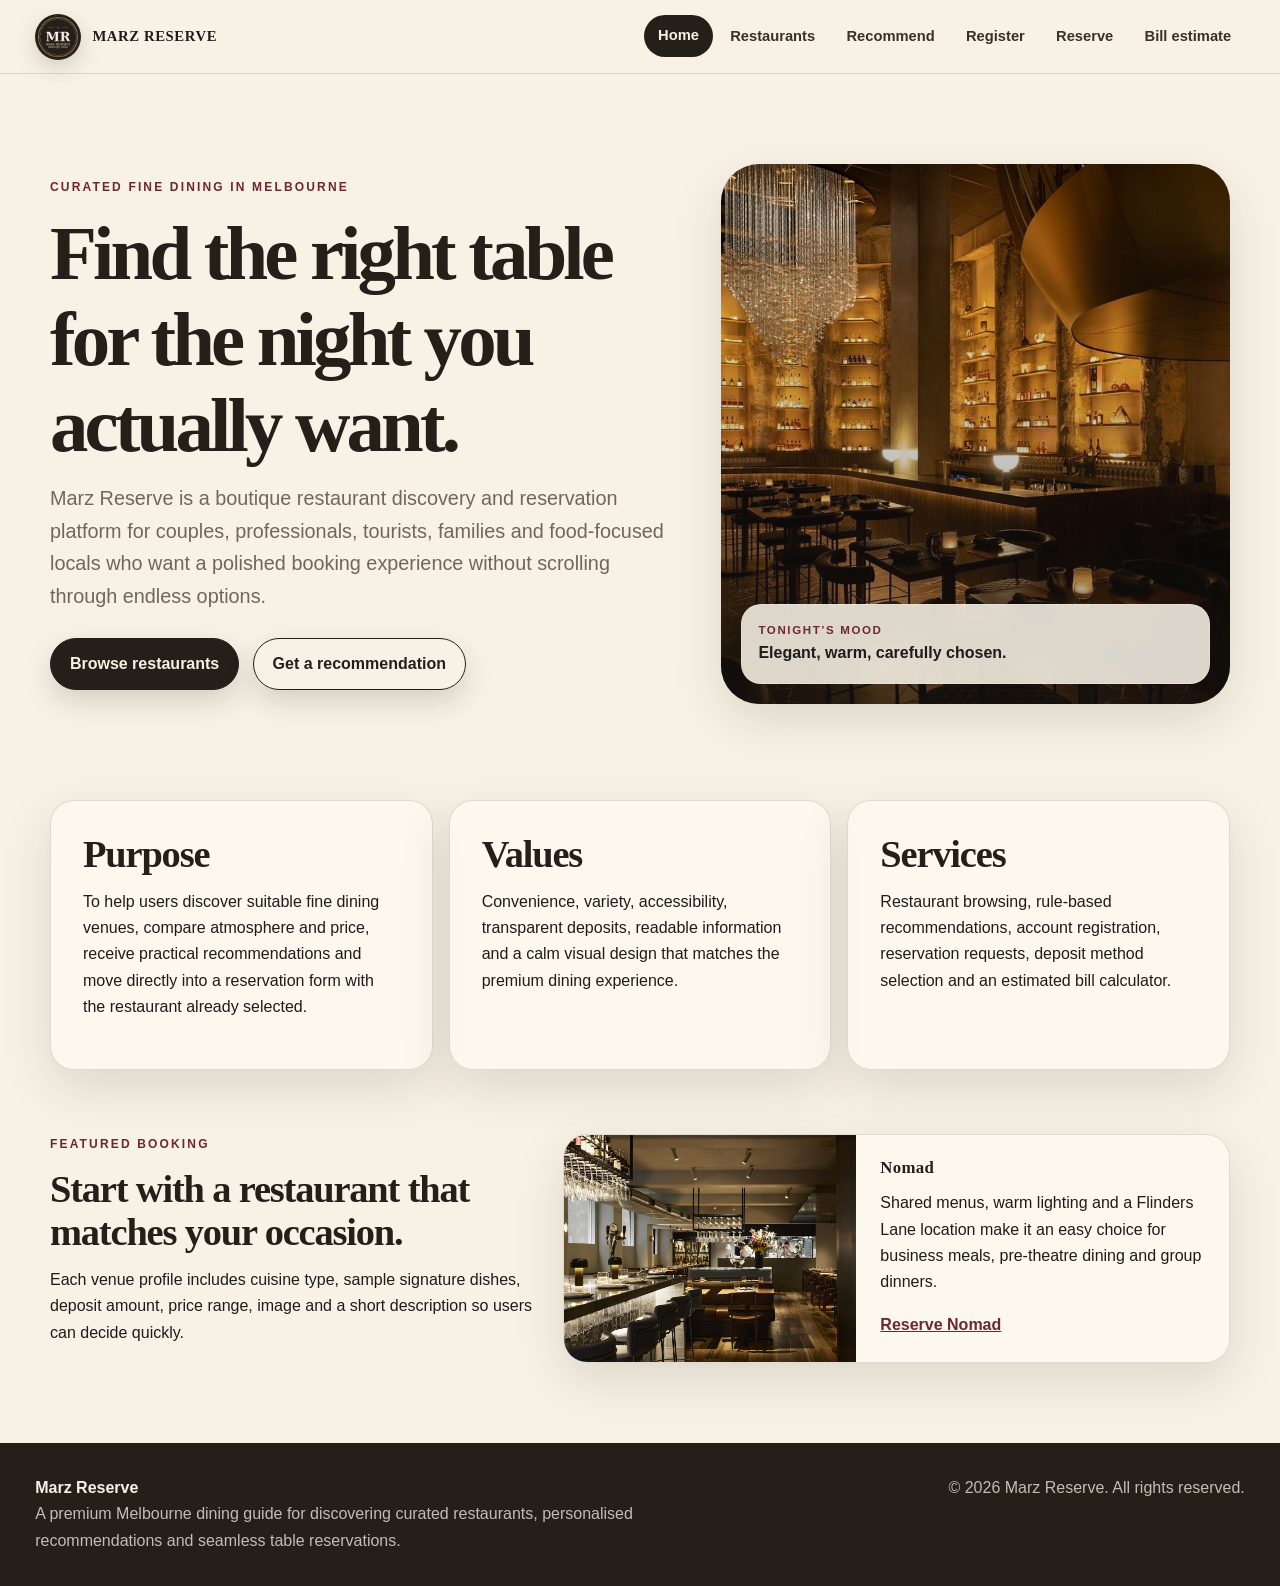
<file: assignment2/index.html>
<!DOCTYPE html>
<html lang="en">
<head>
    <meta charset="UTF-8">
    <meta name="viewport" content="width=device-width, initial-scale=1.0">
    <title>Marz Reserve | Fine Dining Reservations</title>
    <link rel="stylesheet" href="css/style.css">
    <script src="js/script.js" defer></script>
</head>
<body data-page="home">
    <!-- Site header and navigation -->
    <header class="site-header">
        <a class="brand" href="index.html" aria-label="Marz Reserve home">
            <img src="images/logo.png" alt="Marz Reserve logo" class="brand-logo">
            <span class="brand-text">Marz Reserve</span>
        </a>
        <button class="nav-toggle" type="button" aria-expanded="false" aria-controls="site-nav">Menu</button>
        <nav id="site-nav" class="site-nav" aria-label="Main navigation">
            <a href="index.html" data-page="home">Home</a>
            <a href="restaurants.html" data-page="restaurants">Restaurants</a>
            <a href="recommend.html" data-page="recommend">Recommend</a>
            <a href="register.html" data-page="register">Register</a>
            <a href="reservation.html" data-page="reservation">Reserve</a>
            <a href="bill.html" data-page="bill">Bill estimate</a>
        </nav>
    </header>
    <!-- Main content (this page) -->
    <main>
        <section class="hero section-shell">
            <div class="hero-copy reveal">
                <p class="eyebrow">Curated fine dining in Melbourne</p>
                <h1>Find the right table for the night you actually want.</h1>
                <p class="hero-lead">Marz Reserve is a boutique restaurant discovery and reservation platform for couples, professionals, tourists, families and food-focused locals who want a polished booking experience without scrolling through endless options.</p>
                <div class="hero-actions">
                    <a class="button" href="restaurants.html">Browse restaurants</a>
                    <a class="button button-outline" href="recommend.html">Get a recommendation</a>
                </div>
            </div>
            <div class="hero-panel reveal">
                <img src="images/yugen.jpg" alt="Warm luxury dining room at Yūgen Dining with a chandelier">
                <div class="floating-card">
                    <span>Tonight’s mood</span>
                    <strong>Elegant, warm, carefully chosen.</strong>
                </div>
            </div>
        </section>

        <section class="section-shell intro-grid">
            <article class="info-card reveal">
                <h2>Purpose</h2>
                <p>To help users discover suitable fine dining venues, compare atmosphere and price, receive practical recommendations and move directly into a reservation form with the restaurant already selected.</p>
            </article>
            <article class="info-card reveal">
                <h2>Values</h2>
                <p>Convenience, variety, accessibility, transparent deposits, readable information and a calm visual design that matches the premium dining experience.</p>
            </article>
            <article class="info-card reveal">
                <h2>Services</h2>
                <p>Restaurant browsing, rule-based recommendations, account registration, reservation requests, deposit method selection and an estimated bill calculator.</p>
            </article>
        </section>

        <section class="section-shell split-section">
            <div class="reveal">
                <p class="eyebrow">Featured booking</p>
                <h2>Start with a restaurant that matches your occasion.</h2>
                <p>Each venue profile includes cuisine type, sample signature dishes, deposit amount, price range, image and a short description so users can decide quickly.</p>
            </div>
            <div class="mini-feature reveal">
                <img src="images/nomad.jpg" alt="Nomad Melbourne dining room with bar and open kitchen">
                <div>

                    <h3>Nomad</h3>
                    <p>Shared menus, warm lighting and a Flinders Lane location make it an easy choice for business meals, pre-theatre dining and group dinners.</p>
                    <a href="reservation.html?restaurant=nomad">Reserve Nomad</a>
                </div>
            </div>
        </section>
    </main>
    <!-- footer andnote -->
    <footer class="site-footer">
        <div>
            <strong>Marz Reserve</strong>
            <p>A premium Melbourne dining guide for discovering curated restaurants, personalised recommendations and seamless table reservations.</p>
        </div>
        <p class="footer-note">© 2026 Marz Reserve. All rights reserved.</p>
    </footer>
</body>
</html>
</file>
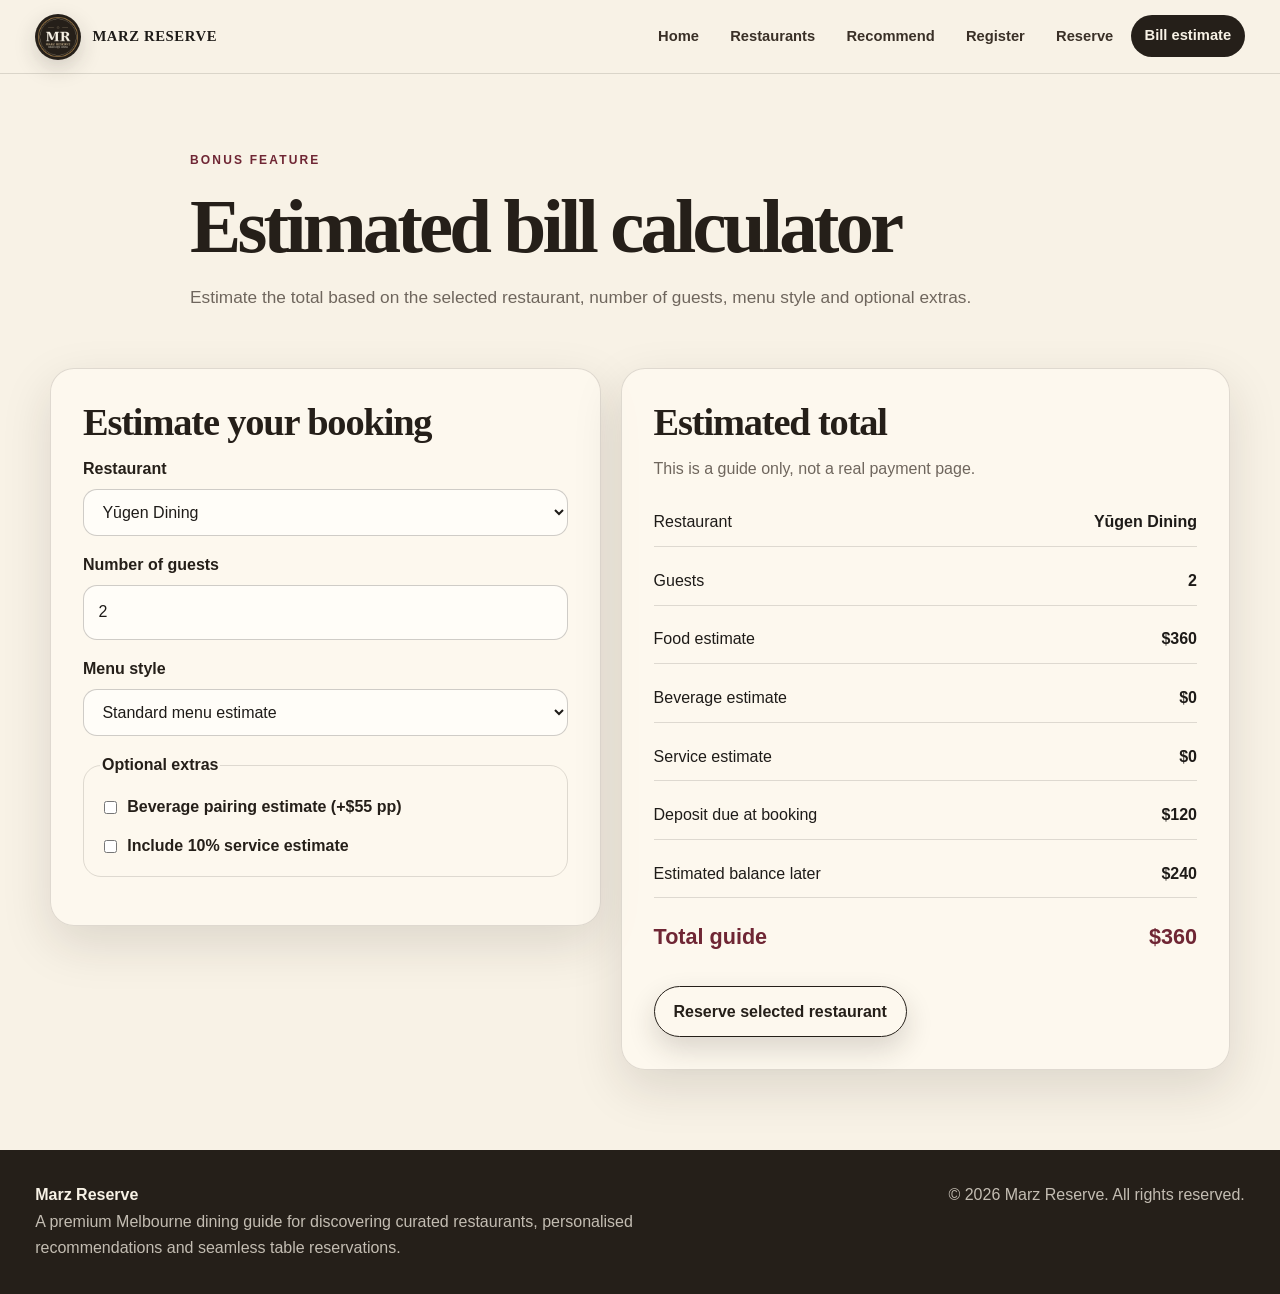
<file: assignment2/bill.html>
<!DOCTYPE html>
<html lang="en">
<head>
    <meta charset="UTF-8">
    <meta name="viewport" content="width=device-width, initial-scale=1.0">
    <title>Bill Estimate | Marz Reserve</title>
    <link rel="stylesheet" href="css/style.css">
    <script src="js/script.js" defer></script>
</head>
<body data-page="bill">
    <!-- Site header and navigation -->
    <header class="site-header">
        <a class="brand" href="index.html" aria-label="Marz Reserve home">
            <img src="images/logo.png" alt="Marz Reserve logo" class="brand-logo">
            <span class="brand-text">Marz Reserve</span>
        </a>
        <button class="nav-toggle" type="button" aria-expanded="false" aria-controls="site-nav">Menu</button>
        <nav id="site-nav" class="site-nav" aria-label="Main navigation">
            <a href="index.html" data-page="home">Home</a>
            <a href="restaurants.html" data-page="restaurants">Restaurants</a>
            <a href="recommend.html" data-page="recommend">Recommend</a>
            <a href="register.html" data-page="register">Register</a>
            <a href="reservation.html" data-page="reservation">Reserve</a>
            <a href="bill.html" data-page="bill">Bill estimate</a>
        </nav>
    </header>
    <!-- Main content (this page) -->
    <main>
        <section class="page-hero section-shell reveal">
            <p class="eyebrow">Bonus feature</p>
            <h1>Estimated bill calculator</h1>
            <p>Estimate the total based on the selected restaurant, number of guests, menu style and optional extras.</p>
        </section>
        <section class="section-shell form-layout">
            <form id="bill-form" class="lux-form reveal">
                <h2>Estimate your booking</h2>
                <div class="form-group">
                    <label for="billRestaurant">Restaurant</label>
                    <select id="billRestaurant" name="billRestaurant">
                            <option value="yugen">Yūgen Dining</option>
                            <option value="minamishima">Minamishima</option>
                            <option value="nomad">Nomad</option>
                            <option value="ides">Ides</option>
                            <option value="lona-misa">Lona Misa</option>
                            <option value="il-bacaro">Il Bacaro</option>
                    </select>
                </div>
                <div class="form-group">
                    <label for="billGuests">Number of guests</label>
                    <input type="number" id="billGuests" min="1" step="1" value="2">
                </div>
                <div class="form-group">
                    <label for="billMenuType">Menu style</label>
                    <select id="billMenuType" name="billMenuType">
                        <option value="standard">Standard menu estimate</option>
                        <option value="premium">Premium set menu estimate</option>
                    </select>
                </div>
                <fieldset class="fieldset-group compact-fieldset">
                    <legend>Optional extras</legend>
                    <label><input type="checkbox" id="addDrinks" value="drinks"> Beverage pairing estimate (+$55 pp)</label>
                    <label><input type="checkbox" id="addService" value="service"> Include 10% service estimate</label>
                </fieldset>
            </form>
            <aside class="bill-summary reveal" aria-live="polite">
                <h2>Estimated total</h2>
                <p class="muted">This is a guide only, not a real payment page.</p>
                <div id="bill-output" class="bill-output"></div>
                <a class="button button-outline" id="bill-reserve-link" href="reservation.html">Reserve selected restaurant</a>
            </aside>
        </section>
    </main>
    <!-- footer and note -->
    <footer class="site-footer">
        <div>
            <strong>Marz Reserve</strong>
            <p>A premium Melbourne dining guide for discovering curated restaurants, personalised recommendations and seamless table reservations.</p>
        </div>
        <p class="footer-note">© 2026 Marz Reserve. All rights reserved.</p>
    </footer>
</body>
</html>
</file>
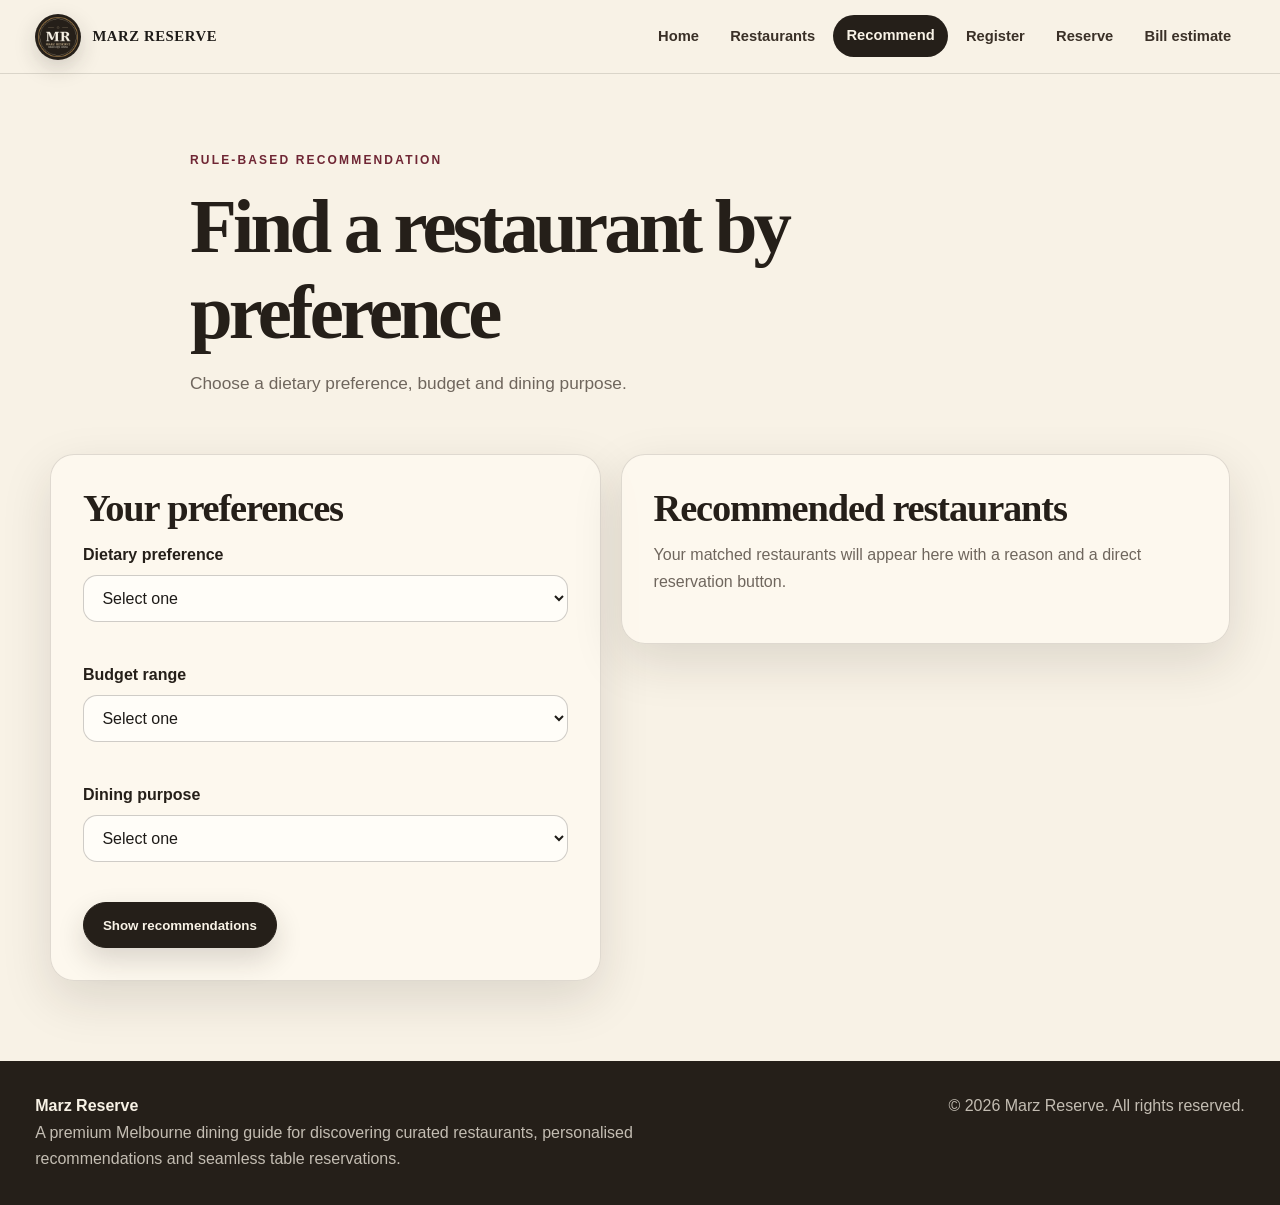
<file: assignment2/recommend.html>
<!DOCTYPE html>
<html lang="en">
<head>
    <meta charset="UTF-8">
    <meta name="viewport" content="width=device-width, initial-scale=1.0">
    <title>Recommendations | Marz Reserve</title>
    <link rel="stylesheet" href="css/style.css">
    <script src="js/script.js" defer></script>
</head>
<body data-page="recommend">
    <!-- Site header and navigation -->
    <header class="site-header">
        <a class="brand" href="index.html" aria-label="Marz Reserve home">
            <img src="images/logo.png" alt="Marz Reserve logo" class="brand-logo">
            <span class="brand-text">Marz Reserve</span>
        </a>
        <button class="nav-toggle" type="button" aria-expanded="false" aria-controls="site-nav">Menu</button>
        <nav id="site-nav" class="site-nav" aria-label="Main navigation">
            <a href="index.html" data-page="home">Home</a>
            <a href="restaurants.html" data-page="restaurants">Restaurants</a>
            <a href="recommend.html" data-page="recommend">Recommend</a>
            <a href="register.html" data-page="register">Register</a>
            <a href="reservation.html" data-page="reservation">Reserve</a>
            <a href="bill.html" data-page="bill">Bill estimate</a>
        </nav>
    </header>
    <!-- Main content (this page) -->
    <main>
        <section class="page-hero section-shell reveal">
            <p class="eyebrow">Rule-based recommendation</p>
            <h1>Find a restaurant by preference</h1>
            <p>Choose a dietary preference, budget and dining purpose.</p>
        </section>

        <section class="section-shell form-layout">
            <form id="recommendation-form" class="lux-form reveal" novalidate>
                <h2>Your preferences</h2>
                <div class="form-group">
                    <label for="dietaryPreference">Dietary preference</label>
                    <select id="dietaryPreference" name="dietaryPreference" required>
                        <option value="">Select one</option>
                        <option value="none">None</option>
                        <option value="vegan">Vegan</option>
                        <option value="vegetarian">Vegetarian</option>
                        <option value="halal-friendly">Halal-friendly / vegetarian-safe</option>
                        <option value="seafood">Seafood focused</option>
                        <option value="gluten-free">Gluten-free friendly</option>
                    </select>
                    <span class="error-message" id="dietaryPreference-error"></span>
                </div>
                <div class="form-group">
                    <label for="budgetRange">Budget range</label>
                    <select id="budgetRange" name="budgetRange" required>
                        <option value="">Select one</option>
                        <option value="low">Under $90 per person</option>
                        <option value="mid">$90–$150 per person</option>
                        <option value="luxury">$150+ per person</option>
                    </select>
                    <span class="error-message" id="budgetRange-error"></span>
                </div>
                <div class="form-group">
                    <label for="diningPurpose">Dining purpose</label>
                    <select id="diningPurpose" name="diningPurpose" required>
                        <option value="">Select one</option>
                        <option value="date">Date night</option>
                        <option value="business">Business dinner</option>
                        <option value="family">Family or group dinner</option>
                        <option value="celebration">Celebration</option>
                        <option value="solo">Solo food experience</option>
                    </select>
                    <span class="error-message" id="diningPurpose-error"></span>
                </div>
                <button class="button" type="submit">Show recommendations</button>
            </form>
            <div class="recommend-results reveal" aria-live="polite">
                <h2>Recommended restaurants</h2>
                <p class="muted">Your matched restaurants will appear here with a reason and a direct reservation button.</p>
                <div id="recommendation-results" class="result-stack"></div>
            </div>
        </section>
    </main>
    <!-- footer and note -->
    <footer class="site-footer">
        <div>
            <strong>Marz Reserve</strong>
            <p>A premium Melbourne dining guide for discovering curated restaurants, personalised recommendations and seamless table reservations.</p>
        </div>
        <p class="footer-note">© 2026 Marz Reserve. All rights reserved.</p>
    </footer>
</body>
</html>
</file>
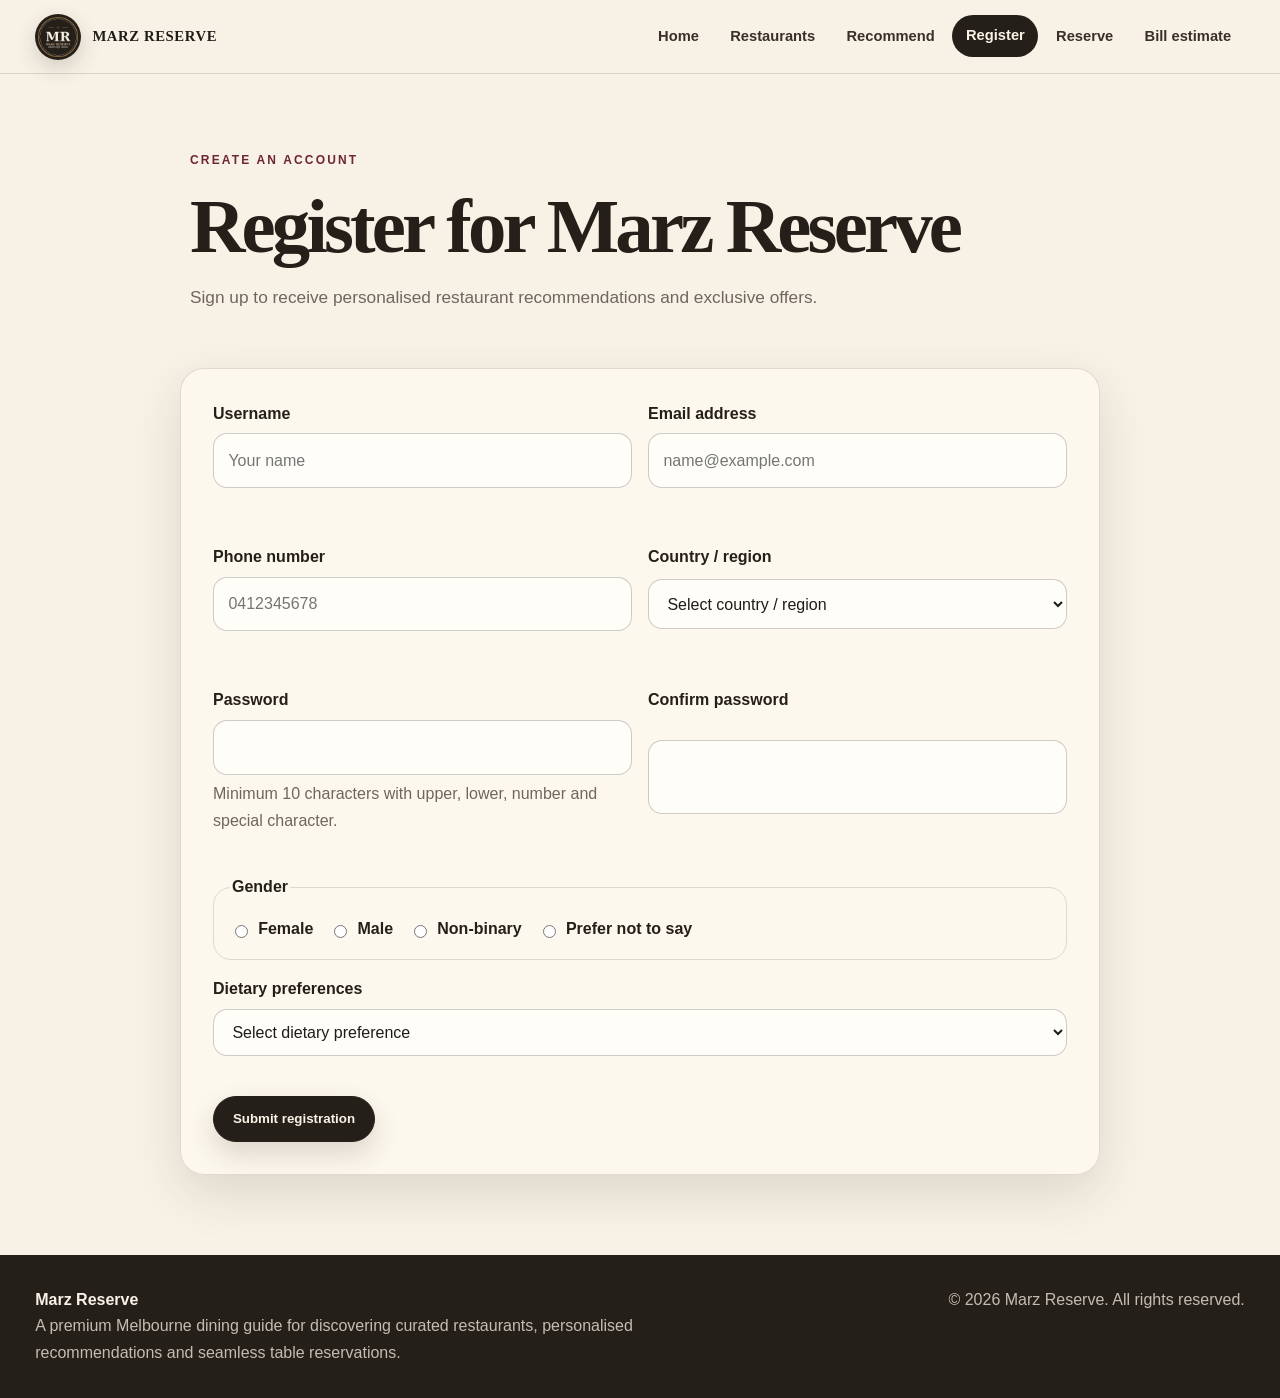
<file: assignment2/register.html>
<!DOCTYPE html>
<html lang="en">
<head>
    <meta charset="UTF-8">
    <meta name="viewport" content="width=device-width, initial-scale=1.0">
    <title>Register | Marz Reserve</title>
    <link rel="stylesheet" href="css/style.css">
    <script src="js/script.js" defer></script>
</head>
<body data-page="register">
    <!-- Shared site header and navigation -->
    <header class="site-header">
        <a class="brand" href="index.html" aria-label="Marz Reserve home">
            <img src="images/logo.png" alt="Marz Reserve logo" class="brand-logo">
            <span class="brand-text">Marz Reserve</span>
        </a>
        <button class="nav-toggle" type="button" aria-expanded="false" aria-controls="site-nav">Menu</button>
        <nav id="site-nav" class="site-nav" aria-label="Main navigation">
            <a href="index.html" data-page="home">Home</a>
            <a href="restaurants.html" data-page="restaurants">Restaurants</a>
            <a href="recommend.html" data-page="recommend">Recommend</a>
            <a href="register.html" data-page="register">Register</a>
            <a href="reservation.html" data-page="reservation">Reserve</a>
            <a href="bill.html" data-page="bill">Bill estimate</a>
        </nav>
    </header>
    <!-- Main content (this page) -->
    <main>
        <section class="page-hero section-shell reveal">
            <p class="eyebrow">Create an account</p>
            <h1>Register for Marz Reserve</h1>
            <p>Sign up to receive personalised restaurant recommendations and exclusive offers.</p>
        </section>

        <section class="section-shell narrow-section">
            <form id="register-form" class="lux-form reveal" method="post" action="http://mercury.swin.edu.au/it000000/cos10005/regtest.php" novalidate>
                <div class="form-grid two-col">
                    <div class="form-group">
                        <label for="username">Username</label>
                        <input type="text" id="username" name="username" autocomplete="username" placeholder="Your name" required>
                        <span class="error-message" id="username-error"></span>
                    </div>
                    <div class="form-group">
                        <label for="regEmail">Email address</label>
                        <input type="email" id="regEmail" name="email" autocomplete="email" placeholder="name@example.com" required>
                        <span class="error-message" id="regEmail-error"></span>
                    </div>
                    <div class="form-group">
                        <label for="regPhone">Phone number</label>
                        <input type="tel" id="regPhone" name="phone" autocomplete="tel" placeholder="0412345678" required>
                        <span class="error-message" id="regPhone-error"></span>
                    </div>
                    <div class="form-group">
                        <label for="country">Country / region</label>
                        <select id="country" name="country" required>
                            <option value="">Select country / region</option>
                            <option value="Australia">Australia</option>
                            <option value="New Zealand">New Zealand</option>
                            <option value="United Kingdom">United Kingdom</option>
                            <option value="United States">United States</option>
                            <option value="Other">Other</option>
                        </select>
                        <span class="error-message" id="country-error"></span>
                    </div>
                    <div class="form-group">
                        <label for="password">Password</label>
                        <input type="password" id="password" name="password" autocomplete="new-password" required>
                        <span class="hint">Minimum 10 characters with upper, lower, number and special character.</span>
                        <span class="error-message" id="password-error"></span>
                    </div>
                    <div class="form-group">
                        <label for="confirmPassword">Confirm password</label>
                        <input type="password" id="confirmPassword" name="confirmPassword" autocomplete="new-password" required>
                        <span class="error-message" id="confirmPassword-error"></span>
                    </div>
                </div>

                <fieldset class="fieldset-group">
                    <legend>Gender</legend>
                    <label><input type="radio" name="gender" value="female"> Female</label>
                    <label><input type="radio" name="gender" value="male"> Male</label>
                    <label><input type="radio" name="gender" value="non-binary"> Non-binary</label>
                    <label><input type="radio" name="gender" value="prefer-not-say"> Prefer not to say</label>
                    <span class="error-message" id="gender-error"></span>
                </fieldset>

                <div class="form-group">
                    <label for="dietaryRegister">Dietary preferences</label>
                    <select id="dietaryRegister" name="dietaryRegister" required>
                        <option value="">Select dietary preference</option>
                        <option value="none">None</option>
                        <option value="vegan">Vegan</option>
                        <option value="vegetarian">Vegetarian</option>
                        <option value="halal-friendly">Halal-friendly</option>
                        <option value="gluten-free">Gluten-free</option>
                        <option value="seafood">Seafood focused</option>
                    </select>
                    <span class="error-message" id="dietaryRegister-error"></span>
                </div>

                <div id="register-success" class="success-box" aria-live="polite"></div>
                <button class="button" type="submit">Submit registration</button>
            </form>
        </section>
    </main>
    <!-- Footer and note -->
    <footer class="site-footer">
        <div>
            <strong>Marz Reserve</strong>
            <p>A premium Melbourne dining guide for discovering curated restaurants, personalised recommendations and seamless table reservations.</p>
        </div>
        <p class="footer-note">© 2026 Marz Reserve. All rights reserved.</p>
    </footer>
</body>
</html>
</file>
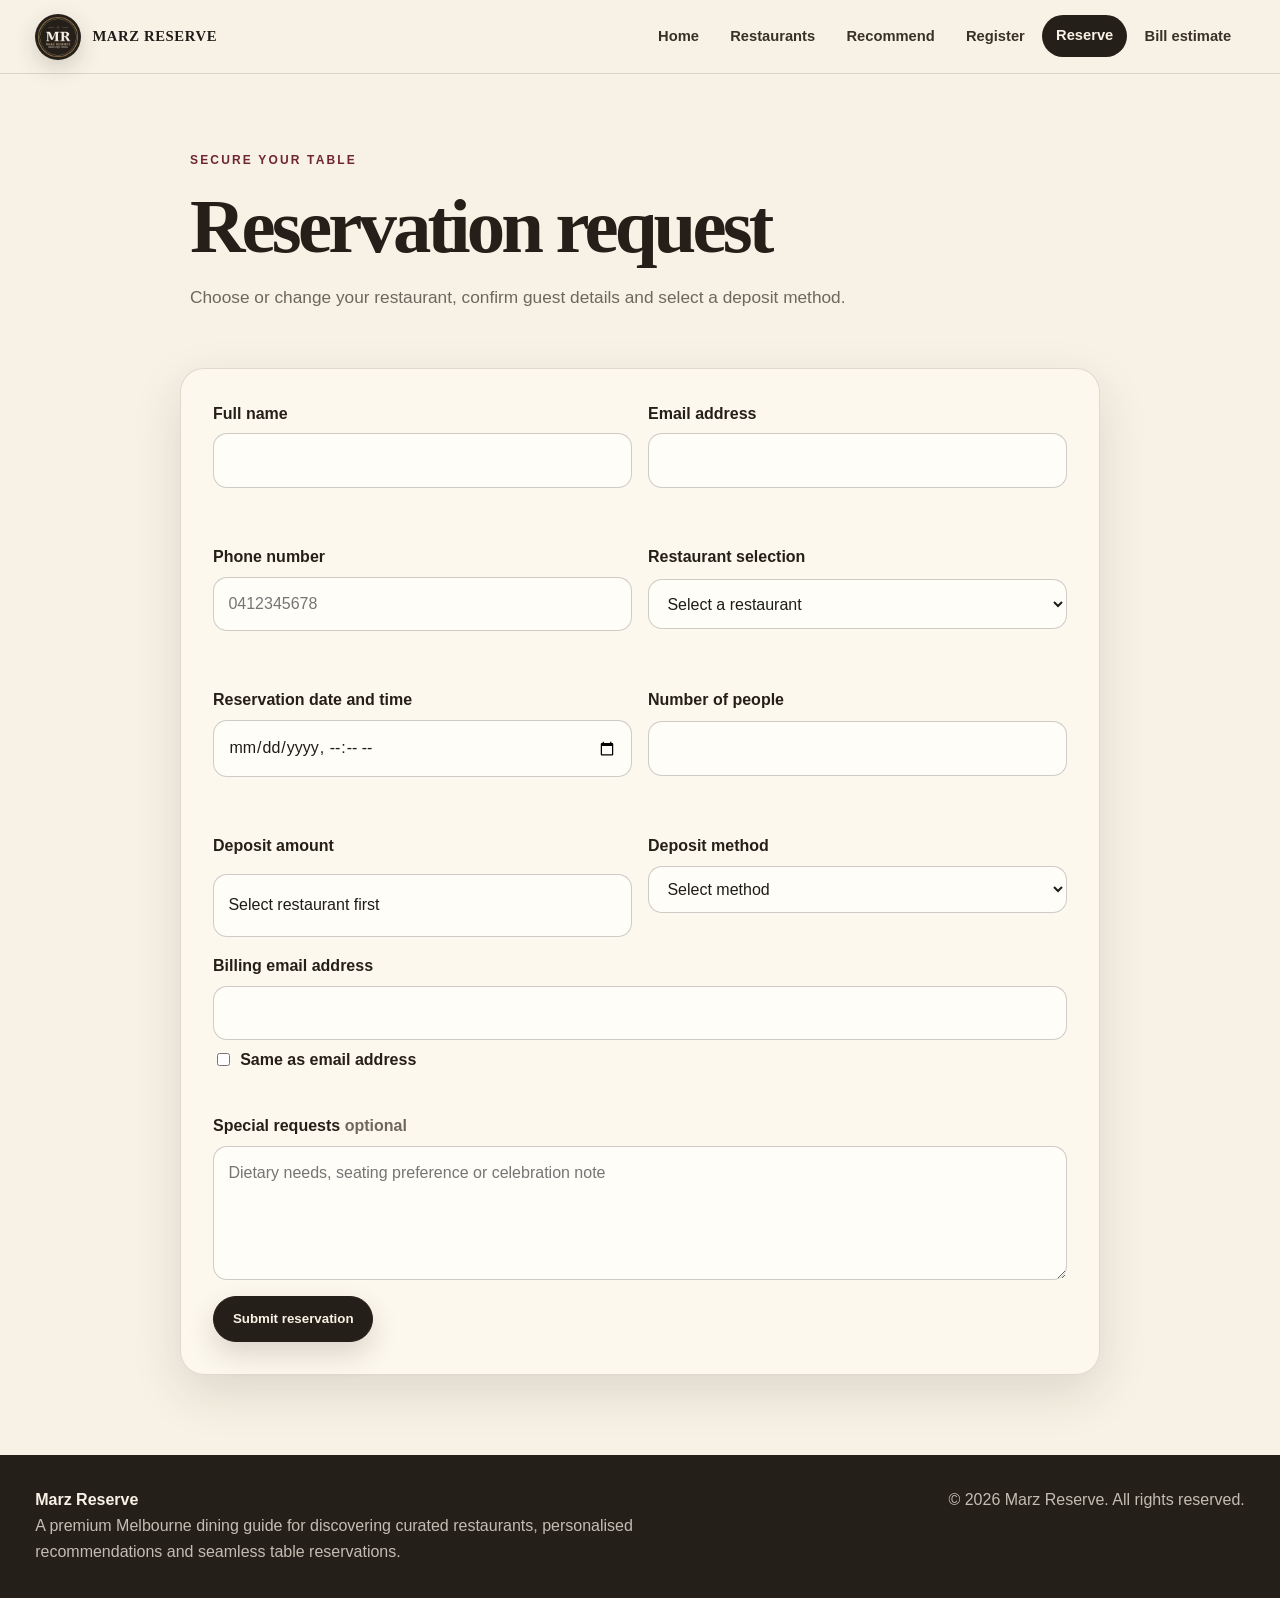
<file: assignment2/reservation.html>
<!DOCTYPE html>
<html lang="en">
<head>
    <meta charset="UTF-8">
    <meta name="viewport" content="width=device-width, initial-scale=1.0">
    <title>Reservation | Marz Reserve</title>
    <link rel="stylesheet" href="css/style.css">
    <script src="js/script.js" defer></script>
</head>
<body data-page="reservation">
    <!-- Site header and navigation -->
    <header class="site-header">
        <a class="brand" href="index.html" aria-label="Marz Reserve home">
            <img src="images/logo.png" alt="Marz Reserve logo" class="brand-logo">
            <span class="brand-text">Marz Reserve</span>
        </a>
        <button class="nav-toggle" type="button" aria-expanded="false" aria-controls="site-nav">Menu</button>
        <nav id="site-nav" class="site-nav" aria-label="Main navigation">
            <a href="index.html" data-page="home">Home</a>
            <a href="restaurants.html" data-page="restaurants">Restaurants</a>
            <a href="recommend.html" data-page="recommend">Recommend</a>
            <a href="register.html" data-page="register">Register</a>
            <a href="reservation.html" data-page="reservation">Reserve</a>
            <a href="bill.html" data-page="bill">Bill estimate</a>
        </nav>
    </header>
    <!-- Main content (this page) -->
    <main>
        <section class="page-hero section-shell reveal">
            <p class="eyebrow">Secure your table</p>
            <h1>Reservation request</h1>
            <p>Choose or change your restaurant, confirm guest details and select a deposit method.</p>
        </section>

        <section class="section-shell narrow-section">
            <form id="reservation-form" class="lux-form reveal" method="post" action="http://mercury.swin.edu.au/it000000/cos10005/regtest.php" novalidate>
                <div class="form-grid two-col">
                    <div class="form-group">
                        <label for="fullName">Full name</label>
                        <input type="text" id="fullName" name="fullName" autocomplete="name" required>
                        <span class="error-message" id="fullName-error"></span>
                    </div>
                    <div class="form-group">
                        <label for="bookingEmail">Email address</label>
                        <input type="email" id="bookingEmail" name="email" autocomplete="email" required>
                        <span class="error-message" id="bookingEmail-error"></span>
                    </div>
                    <div class="form-group">
                        <label for="bookingPhone">Phone number</label>
                        <input type="tel" id="bookingPhone" name="phone" autocomplete="tel" placeholder="0412345678" required>
                        <span class="error-message" id="bookingPhone-error"></span>
                    </div>
                    <div class="form-group">
                        <label for="restaurantSelect">Restaurant selection</label>
                        <select id="restaurantSelect" name="restaurant" required>
                            <option value="">Select a restaurant</option>
                            <option value="yugen">Yūgen Dining</option>
                            <option value="minamishima">Minamishima</option>
                            <option value="nomad">Nomad</option>
                            <option value="ides">Ides</option>
                            <option value="lona-misa">Lona Misa</option>
                            <option value="il-bacaro">Il Bacaro</option>
                        </select>
                        <span class="error-message" id="restaurantSelect-error"></span>
                    </div>
                    <div class="form-group">
                        <label for="reservationDateTime">Reservation date and time</label>
                        <input type="datetime-local" id="reservationDateTime" name="reservationDateTime" required>
                        <span class="error-message" id="reservationDateTime-error"></span>
                    </div>
                    <div class="form-group">
                        <label for="peopleCount">Number of people</label>
                        <input type="number" id="peopleCount" name="people" min="1" step="1" required>
                        <span class="error-message" id="peopleCount-error"></span>
                    </div>
                    <div class="form-group">
                        <label for="depositAmount">Deposit amount</label>
                        <input type="text" id="depositAmount" name="depositAmount" readonly value="Select restaurant first">
                    </div>
                    <div class="form-group">
                        <label for="depositMethod">Deposit method</label>
                        <select id="depositMethod" name="depositMethod" required>
                            <option value="">Select method</option>
                            <option value="voucher">Voucher</option>
                            <option value="online">Online payment</option>
                        </select>
                        <span class="error-message" id="depositMethod-error"></span>
                    </div>
                </div>

                <div id="voucher-fields" class="conditional-box hidden">
                    <div class="form-group">
                        <label for="voucherCode">Voucher code</label>
                        <input type="text" id="voucherCode" name="voucherCode" inputmode="numeric" maxlength="12" placeholder="12 digit voucher code">
                        <span class="hint">Voucher code is shown only when Voucher is selected.</span>
                    </div>
                </div>

                <div id="card-fields" class="conditional-box hidden">
                    <div class="form-grid two-col">
                        <div class="form-group">
                            <label for="cardType">Card type</label>
                            <select id="cardType" name="cardType">
                                <option value="">Select card type</option>
                                <option value="visa">Visa</option>
                                <option value="mastercard">Mastercard</option>
                                <option value="amex">Amex</option>
                            </select>
                            <span class="error-message" id="cardType-error"></span>
                        </div>
                        <div class="form-group">
                            <label for="cardNumber">Credit card number</label>
                            <input type="text" id="cardNumber" name="cardNumber" inputmode="numeric" placeholder="Use fake card information only">
                            <span class="error-message" id="cardNumber-error"></span>
                        </div>
                    </div>
                </div>

                <div class="form-group">
                    <label for="billingEmail">Billing email address</label>
                    <input type="email" id="billingEmail" name="billingEmail" autocomplete="email" required>
                    <label class="inline-check"><input type="checkbox" id="sameAsEmail"> Same as email address</label>
                    <span class="error-message" id="billingEmail-error"></span>
                </div>

                <div class="form-group">
                    <label for="specialRequests">Special requests <span class="optional">optional</span></label>
                    <textarea id="specialRequests" name="specialRequests" rows="4" placeholder="Dietary needs, seating preference or celebration note"></textarea>
                </div>

                <div id="reservation-success" class="success-box" aria-live="polite"></div>
                <button class="button" type="submit">Submit reservation</button>
            </form>
        </section>
    </main>
    <!-- Footer and note -->
    <footer class="site-footer">
        <div>
            <strong>Marz Reserve</strong>
            <p>A premium Melbourne dining guide for discovering curated restaurants, personalised recommendations and seamless table reservations.</p>
        </div>
        <p class="footer-note">© 2026 Marz Reserve. All rights reserved.</p>
    </footer>
</body>
</html>
</file>
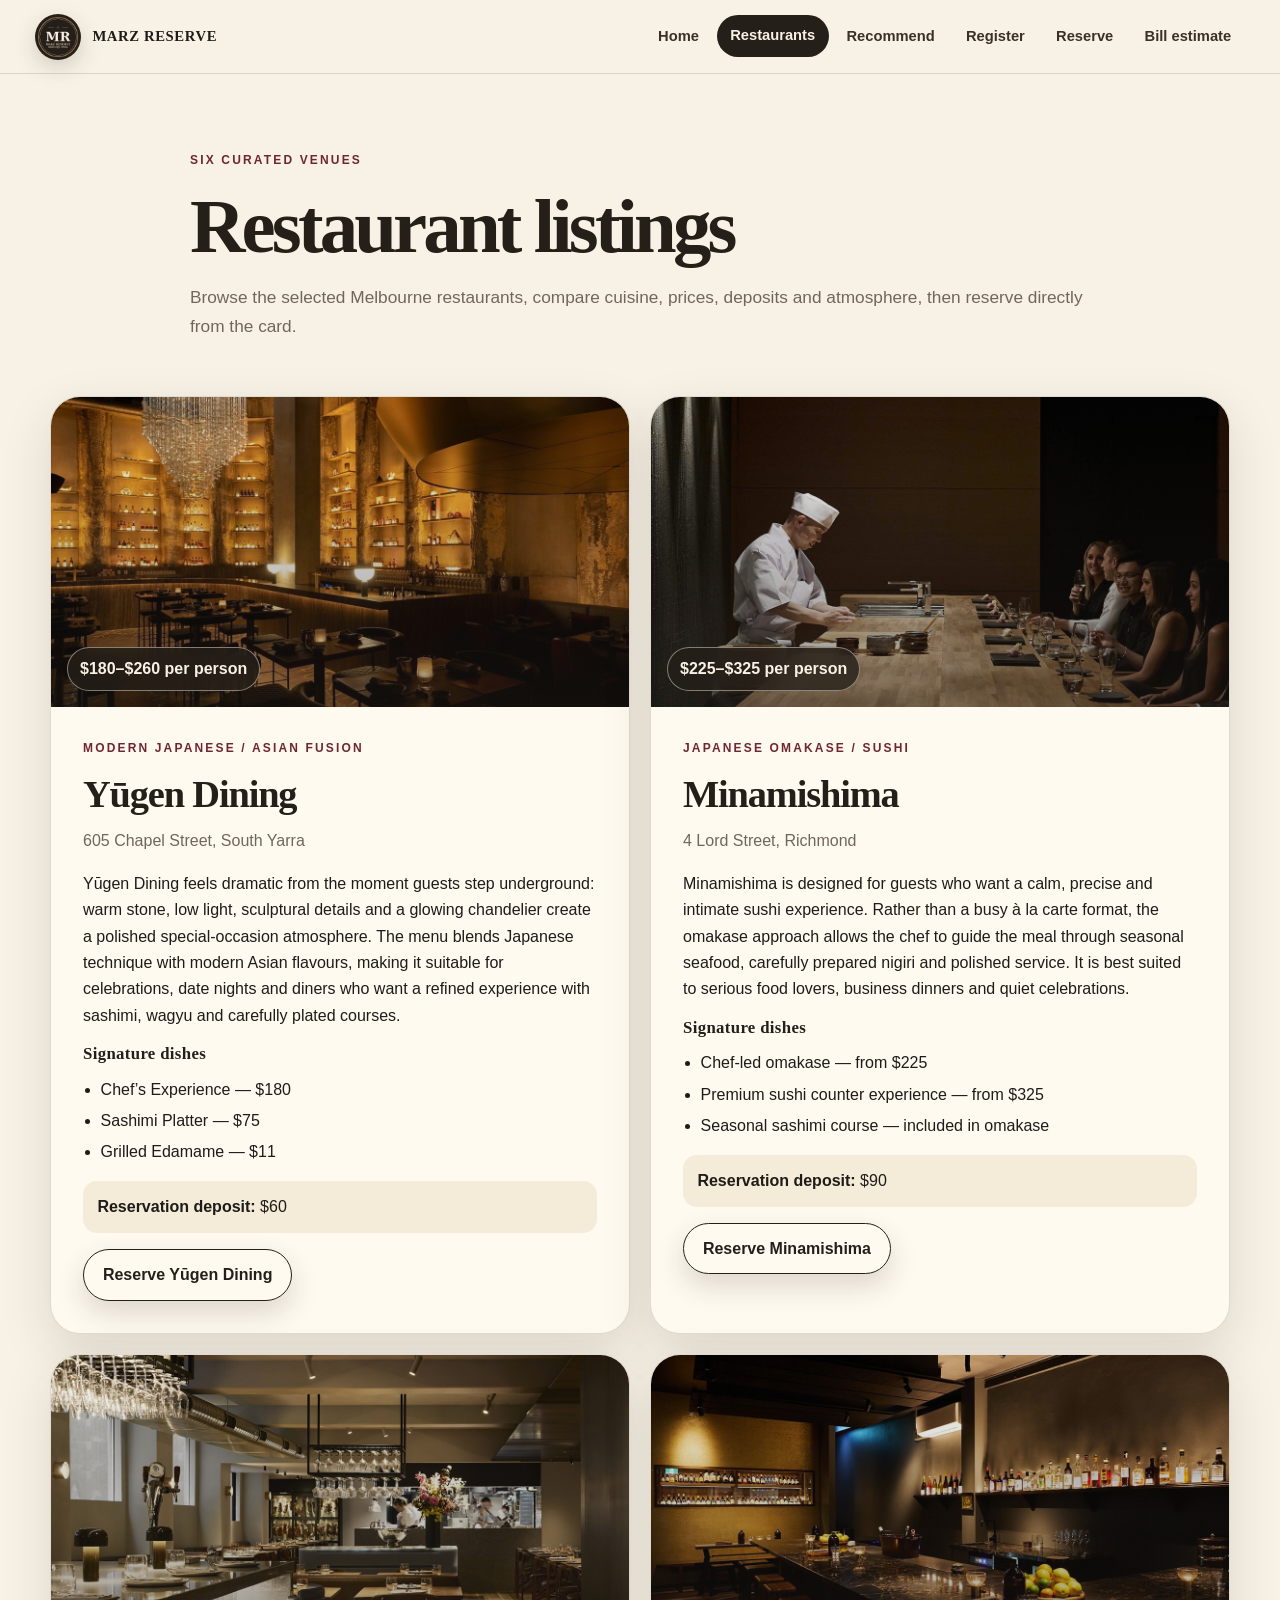
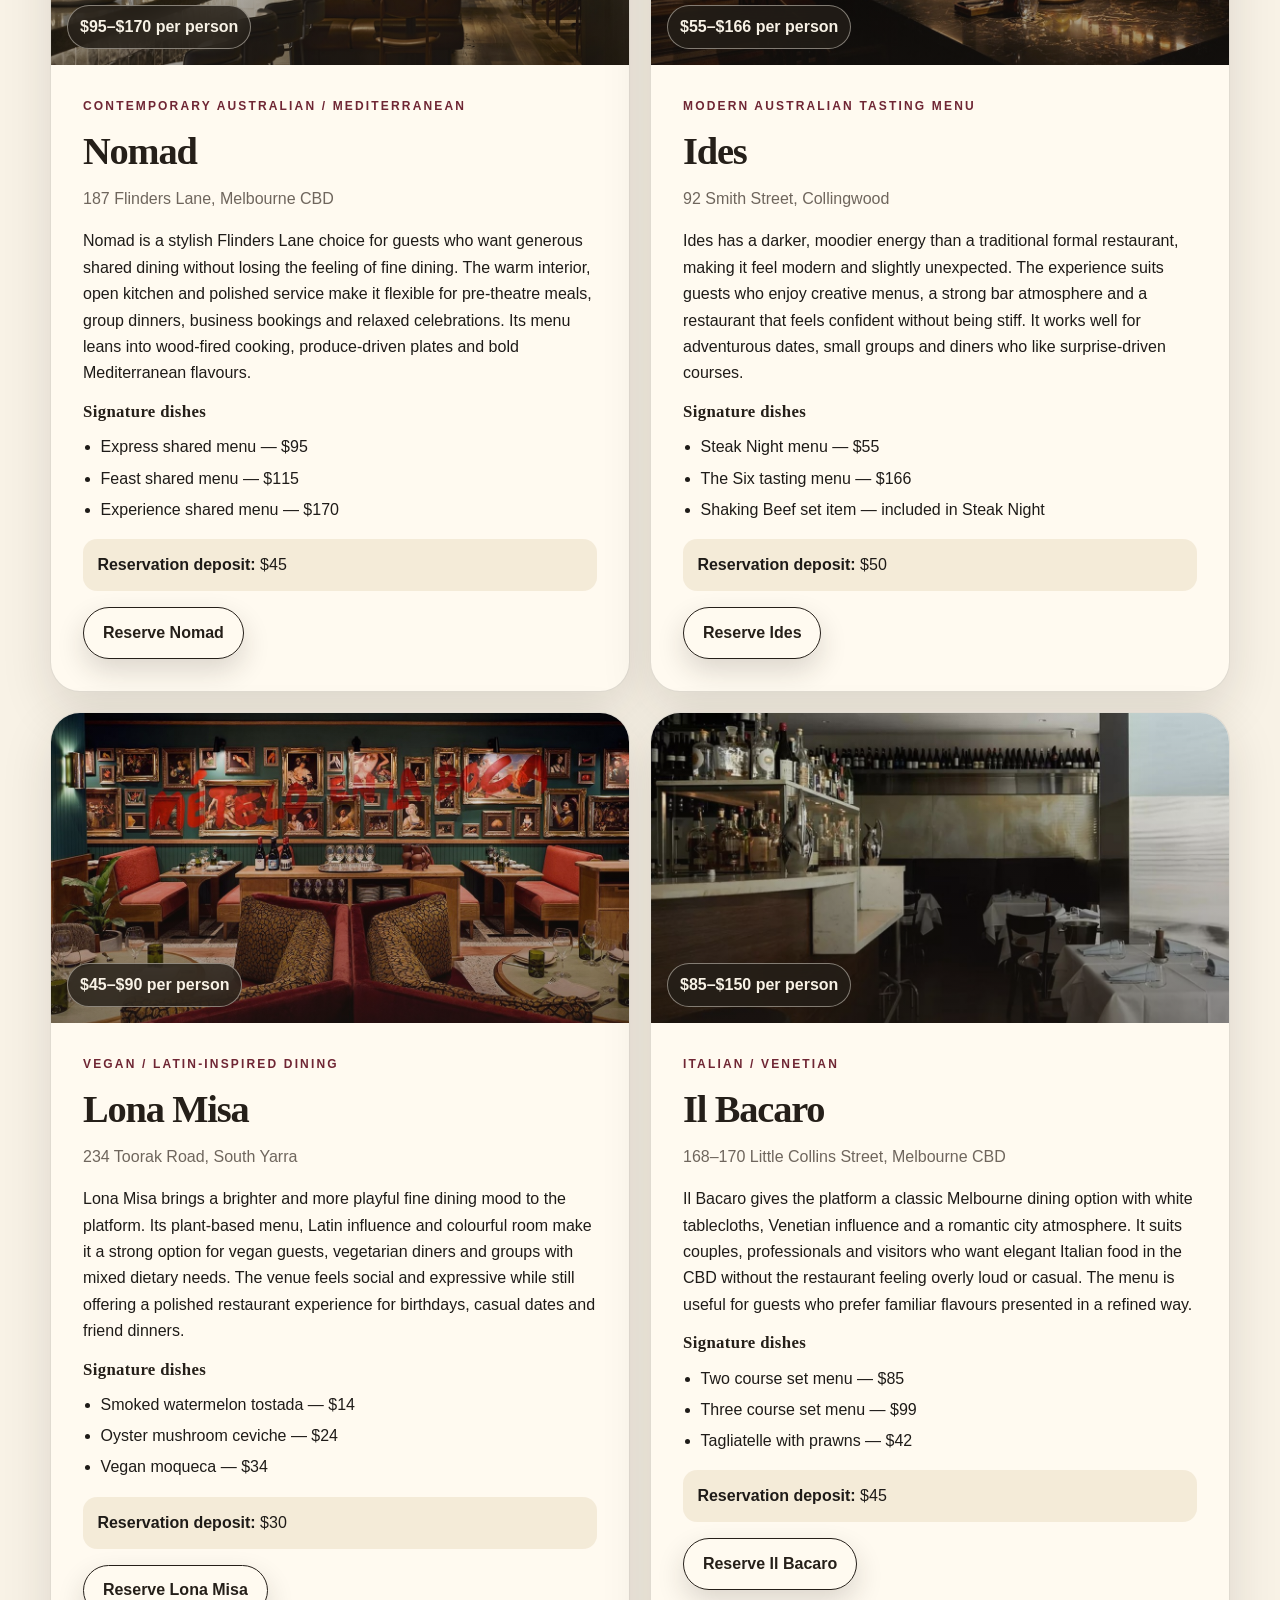
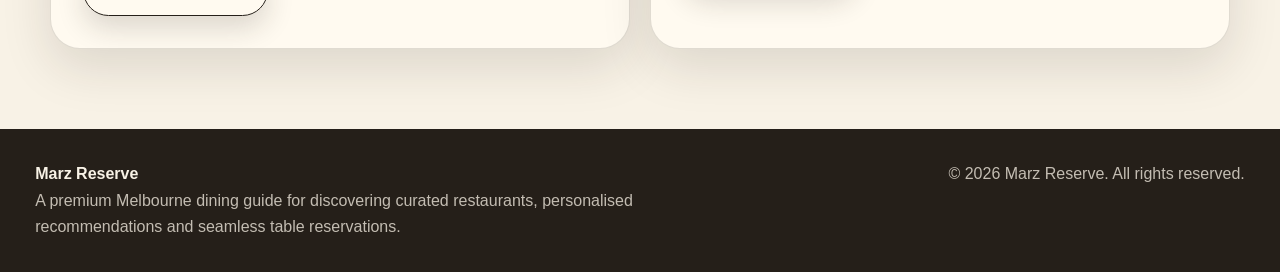
<file: assignment2/restaurants.html>
<!DOCTYPE html>
<html lang="en">
<head>
    <meta charset="UTF-8">
    <meta name="viewport" content="width=device-width, initial-scale=1.0">
    <title>Restaurants | Marz Reserve</title>
    <link rel="stylesheet" href="css/style.css">
    <script src="js/script.js" defer></script>
</head>
<body data-page="restaurants">
    <!-- Site header and navigation -->
    <header class="site-header">
        <a class="brand" href="index.html" aria-label="Marz Reserve home">
            <img src="images/logo.png" alt="Marz Reserve logo" class="brand-logo">
            <span class="brand-text">Marz Reserve</span>
        </a>
        <button class="nav-toggle" type="button" aria-expanded="false" aria-controls="site-nav">Menu</button>
        <nav id="site-nav" class="site-nav" aria-label="Main navigation">
            <a href="index.html" data-page="home">Home</a>
            <a href="restaurants.html" data-page="restaurants">Restaurants</a>
            <a href="recommend.html" data-page="recommend">Recommend</a>
            <a href="register.html" data-page="register">Register</a>
            <a href="reservation.html" data-page="reservation">Reserve</a>
            <a href="bill.html" data-page="bill">Bill estimate</a>
        </nav>
    </header>
    <!-- Main content (this page) -->
    <main>
        <section class="page-hero section-shell reveal">
            <p class="eyebrow">Six curated venues</p>
            <h1>Restaurant listings</h1>
            <p>Browse the selected Melbourne restaurants, compare cuisine, prices, deposits and atmosphere, then reserve directly from the card.</p>
        </section>
        <section class="section-shell restaurant-grid" aria-label="Restaurant listings">
                <article class="restaurant-card reveal" data-restaurant-card="yugen">
                    <div class="card-image-wrap">
                        <img src="images/yugen.jpg" alt="Dimly lit Yūgen Dining restaurant interior with chandelier and warm lighting" loading="lazy">
                        <span class="price-pill">$180–$260 per person</span>
                    </div>
                    <div class="card-body">
                        <p class="eyebrow">Modern Japanese / Asian fusion</p>
                        <h2>Yūgen Dining</h2>
                        <p class="location">605 Chapel Street, South Yarra</p>
                        <p>Yūgen Dining feels dramatic from the moment guests step underground: warm stone, low light, sculptural details and a glowing chandelier create a polished special-occasion atmosphere. The menu blends Japanese technique with modern Asian flavours, making it suitable for celebrations, date nights and diners who want a refined experience with sashimi, wagyu and carefully plated courses.</p>
                        <h3>Signature dishes</h3>
                        <ul class="dish-list">
                            <li>Chef’s Experience — $180</li><li>Sashimi Platter — $75</li><li>Grilled Edamame — $11</li>
                        </ul>
                        <p class="deposit"><strong>Reservation deposit:</strong> $60</p>
                        <a class="button button-outline" href="reservation.html?restaurant=yugen">Reserve Yūgen Dining</a>
                    </div>
                </article>
                <article class="restaurant-card reveal" data-restaurant-card="minamishima">
                    <div class="card-image-wrap">
                        <img src="images/minamishima.jpg" alt="Sushi chef preparing omakase at the Minamishima counter while guests watch" loading="lazy">
                        <span class="price-pill">$225–$325 per person</span>
                    </div>
                    <div class="card-body">
                        <p class="eyebrow">Japanese omakase / sushi</p>
                        <h2>Minamishima</h2>
                        <p class="location">4 Lord Street, Richmond</p>
                        <p>Minamishima is designed for guests who want a calm, precise and intimate sushi experience. Rather than a busy à la carte format, the omakase approach allows the chef to guide the meal through seasonal seafood, carefully prepared nigiri and polished service. It is best suited to serious food lovers, business dinners and quiet celebrations.</p>
                        <h3>Signature dishes</h3>
                        <ul class="dish-list">
                            <li>Chef-led omakase — from $225</li><li>Premium sushi counter experience — from $325</li><li>Seasonal sashimi course — included in omakase</li>
                        </ul>
                        <p class="deposit"><strong>Reservation deposit:</strong> $90</p>
                        <a class="button button-outline" href="reservation.html?restaurant=minamishima">Reserve Minamishima</a>
                    </div>
                </article>
                <article class="restaurant-card reveal" data-restaurant-card="nomad">
                    <div class="card-image-wrap">
                        <img src="images/nomad.jpg" alt="Nomad Melbourne dining room with bar seating, warm lighting and open kitchen" loading="lazy">
                        <span class="price-pill">$95–$170 per person</span>
                    </div>
                    <div class="card-body">
                        <p class="eyebrow">Contemporary Australian / Mediterranean</p>
                        <h2>Nomad</h2>
                        <p class="location">187 Flinders Lane, Melbourne CBD</p>
                        <p>Nomad is a stylish Flinders Lane choice for guests who want generous shared dining without losing the feeling of fine dining. The warm interior, open kitchen and polished service make it flexible for pre-theatre meals, group dinners, business bookings and relaxed celebrations. Its menu leans into wood-fired cooking, produce-driven plates and bold Mediterranean flavours.</p>
                        <h3>Signature dishes</h3>
                        <ul class="dish-list">
                            <li>Express shared menu — $95</li><li>Feast shared menu — $115</li><li>Experience shared menu — $170</li>
                        </ul>
                        <p class="deposit"><strong>Reservation deposit:</strong> $45</p>
                        <a class="button button-outline" href="reservation.html?restaurant=nomad">Reserve Nomad</a>
                    </div>
                </article>
                <article class="restaurant-card reveal" data-restaurant-card="ides">
                    <div class="card-image-wrap">
                        <img src="images/ides.jpg" alt="Moody Ides restaurant bar with dark stone counter and bottles under warm lights" loading="lazy">
                        <span class="price-pill">$55–$166 per person</span>
                    </div>
                    <div class="card-body">
                        <p class="eyebrow">Modern Australian tasting menu</p>
                        <h2>Ides</h2>
                        <p class="location">92 Smith Street, Collingwood</p>
                        <p>Ides has a darker, moodier energy than a traditional formal restaurant, making it feel modern and slightly unexpected. The experience suits guests who enjoy creative menus, a strong bar atmosphere and a restaurant that feels confident without being stiff. It works well for adventurous dates, small groups and diners who like surprise-driven courses.</p>
                        <h3>Signature dishes</h3>
                        <ul class="dish-list">
                            <li>Steak Night menu — $55</li><li>The Six tasting menu — $166</li><li>Shaking Beef set item — included in Steak Night</li>
                        </ul>
                        <p class="deposit"><strong>Reservation deposit:</strong> $50</p>
                        <a class="button button-outline" href="reservation.html?restaurant=ides">Reserve Ides</a>
                    </div>
                </article>
                <article class="restaurant-card reveal" data-restaurant-card="lona-misa">
                    <div class="card-image-wrap">
                        <img src="images/lona-misa.jpg" alt="Colourful Lona Misa dining room with red seating, green walls and framed artwork" loading="lazy">
                        <span class="price-pill">$45–$90 per person</span>
                    </div>
                    <div class="card-body">
                        <p class="eyebrow">Vegan / Latin-inspired dining</p>
                        <h2>Lona Misa</h2>
                        <p class="location">234 Toorak Road, South Yarra</p>
                        <p>Lona Misa brings a brighter and more playful fine dining mood to the platform. Its plant-based menu, Latin influence and colourful room make it a strong option for vegan guests, vegetarian diners and groups with mixed dietary needs. The venue feels social and expressive while still offering a polished restaurant experience for birthdays, casual dates and friend dinners.</p>
                        <h3>Signature dishes</h3>
                        <ul class="dish-list">
                            <li>Smoked watermelon tostada — $14</li><li>Oyster mushroom ceviche — $24</li><li>Vegan moqueca — $34</li>
                        </ul>
                        <p class="deposit"><strong>Reservation deposit:</strong> $30</p>
                        <a class="button button-outline" href="reservation.html?restaurant=lona-misa">Reserve Lona Misa</a>
                    </div>
                </article>
                <article class="restaurant-card reveal" data-restaurant-card="il-bacaro">
                    <div class="card-image-wrap">
                        <img src="images/il-bacaro.jpg" alt="Il Bacaro restaurant interior with white tablecloths, wine display and bar seating" loading="lazy">
                        <span class="price-pill">$85–$150 per person</span>
                    </div>
                    <div class="card-body">
                        <p class="eyebrow">Italian / Venetian</p>
                        <h2>Il Bacaro</h2>
                        <p class="location">168–170 Little Collins Street, Melbourne CBD</p>
                        <p>Il Bacaro gives the platform a classic Melbourne dining option with white tablecloths, Venetian influence and a romantic city atmosphere. It suits couples, professionals and visitors who want elegant Italian food in the CBD without the restaurant feeling overly loud or casual. The menu is useful for guests who prefer familiar flavours presented in a refined way.</p>
                        <h3>Signature dishes</h3>
                        <ul class="dish-list">
                            <li>Two course set menu — $85</li><li>Three course set menu — $99</li><li>Tagliatelle with prawns — $42</li>
                        </ul>
                        <p class="deposit"><strong>Reservation deposit:</strong> $45</p>
                        <a class="button button-outline" href="reservation.html?restaurant=il-bacaro">Reserve Il Bacaro</a>
                    </div>
                </article>
        </section>
    </main>
    <!-- Footer and note -->
    <footer class="site-footer">
        <div>
            <strong>Marz Reserve</strong>
            <p>A premium Melbourne dining guide for discovering curated restaurants, personalised recommendations and seamless table reservations.</p>
        </div>
        <p class="footer-note">© 2026 Marz Reserve. All rights reserved.</p>
    </footer>
</body>
</html>
</file>
<file: assignment2/css/style.css>
/* Marz Reserve stylesheet */
:root {
    --espresso: #251f19;
    --espresso-soft: #3a3027;
    --ivory: #f8f2e6;
    --paper: #fffaf0;
    --champagne: #d8c19b;
    --gold: #b48c53;
    --olive: #596044;
    --wine: #6f2634;
    --ink: #1e1b18;
    --muted: #6f665d;
    --line: rgba(37, 31, 25, 0.14);
    --shadow: 0 18px 50px rgba(37, 31, 25, 0.13);
    --radius: 24px;
}

* { box-sizing: border-box; }
html { scroll-behavior: smooth; }
body {
    margin: 0;
    font: 16px/1.65 "Segoe UI", Arial, sans-serif;
    background: var(--ivory);
    color: var(--ink);
}
img { display: block; max-width: 100%; }
a { color: inherit; }
p { margin: 0 0 1rem; }
h1, h2, h3 {
    margin: 0 0 0.8rem;
    font-family: Georgia, "Times New Roman", serif;
    line-height: 1.12;
    color: var(--espresso);
}
h1 { font-size: clamp(2.45rem, 6vw, 5.6rem); letter-spacing: -0.05em; }
h2 { font-size: clamp(1.7rem, 3vw, 2.7rem); letter-spacing: -0.03em; }
h3 { font-size: 1.05rem; letter-spacing: 0.02em; }

.section-shell { width: min(1180px, calc(100% - 40px)); margin: 0 auto; }
.location, .muted, .hint, .optional { color: var(--muted); }
.hidden { display: none; }

/* Header and navigation */
.site-header {
    position: sticky;
    top: 0;
    z-index: 20;
    display: flex;
    align-items: center;
    justify-content: space-between;
    gap: 1rem;
    padding: 0.85rem clamp(1rem, 3vw, 2.2rem);
    background: rgba(248, 242, 230, 0.92);
    border-bottom: 1px solid var(--line);
    backdrop-filter: blur(18px);
}
.brand, .site-nav, .button, .fieldset-group label, .inline-check {
    display: inline-flex;
    align-items: center;
}
.brand {
    min-width: max-content;
    gap: 0.7rem;
    text-decoration: none;
}
.brand-logo {
    width: 46px;
    height: 46px;
    border-radius: 50%;
    box-shadow: 0 8px 22px rgba(37, 31, 25, 0.18);
}
.brand-text {
    font: 700 0.92rem Georgia, "Times New Roman", serif;
    letter-spacing: 0.04em;
    text-transform: uppercase;
}
.site-nav {
    flex-wrap: wrap;
    justify-content: flex-end;
    gap: 0.25rem;
}
#site-nav { align-items: center; }
.site-nav a, .button, .nav-toggle { border-radius: 999px; font-weight: 800; }
.site-nav a {
    padding: 0.55rem 0.85rem;
    color: var(--espresso-soft);
    font-size: 0.92rem;
    text-decoration: none;
    transition: 0.25s ease;
}
.site-nav a:hover, .site-nav a:focus-visible, .site-nav a.active {
    background: var(--espresso);
    color: var(--ivory);
    transform: translateY(-1px);
}
.nav-toggle {
    display: none;
    padding: 0.55rem 0.8rem;
    border: 1px solid var(--line);
    background: var(--paper);
    color: var(--espresso);
}

/* Shared buttons and hero blocks */
.hero, .split-section, .form-layout { display: grid; align-items: center; }
.hero {
    grid-template-columns: minmax(0, 1fr) minmax(340px, 0.82fr);
    gap: clamp(1.5rem, 4vw, 4rem);
    padding: clamp(3rem, 7vw, 7rem) 0 clamp(2rem, 5vw, 5rem);
}
.hero-lead, .page-hero p:last-child { color: var(--muted); }
.hero-lead { max-width: 680px; font-size: clamp(1.05rem, 2vw, 1.24rem); }
.page-hero { max-width: 900px; padding: clamp(2.5rem, 6vw, 5rem) 0 1.5rem; }
.page-hero p:last-child { font-size: 1.08rem; }
.eyebrow {
    margin-bottom: 0.85rem;
    color: var(--wine);
    font-size: 0.75rem;
    font-weight: 800;
    letter-spacing: 0.18em;
    text-transform: uppercase;
}
.hero-actions, .card-actions, .match-tags {
    display: flex;
    flex-wrap: wrap;
    gap: 0.85rem;
}
.hero-actions, .card-actions { margin-top: 1.6rem; }
.button {
    justify-content: center;
    min-height: 46px;
    padding: 0.72rem 1.18rem;
    border: 1px solid var(--espresso);
    background: var(--espresso);
    color: var(--ivory);
    cursor: pointer;
    text-decoration: none;
    box-shadow: 0 12px 28px rgba(37, 31, 25, 0.16);
    transition: 0.25s ease;
}
.button:hover, .button:focus-visible {
    transform: translateY(-2px);
    box-shadow: 0 18px 36px rgba(37, 31, 25, 0.24);
}
.button-outline { background: transparent; color: var(--espresso); }
.hero-panel, .restaurant-card, .card-image-wrap { overflow: hidden; }
.hero-panel {
    position: relative;
    min-height: 540px;
    border-radius: 38px;
    box-shadow: var(--shadow);
    isolation: isolate;
}
.hero-panel img {
    width: 100%;
    height: 100%;
    min-height: 540px;
    object-fit: cover;
    transform: scale(1.02);
    animation: slowZoom 13s ease-in-out infinite alternate;
}
.hero-panel::after, .card-image-wrap::after {
    content: "";
    position: absolute;
    inset: 0;
    background: linear-gradient(180deg, rgba(37, 31, 25, 0.02), rgba(37, 31, 25, 0.46));
    pointer-events: none;
}
.floating-card {
    position: absolute;
    z-index: 2;
    left: 1.25rem;
    right: 1.25rem;
    bottom: 1.25rem;
    padding: 1rem;
    border: 1px solid rgba(248, 242, 230, 0.36);
    border-radius: 20px;
    background: rgba(248, 242, 230, 0.88);
    backdrop-filter: blur(16px);
}
.floating-card span {
    display: block;
    color: var(--wine);
    font-size: 0.72rem;
    font-weight: 800;
    letter-spacing: 0.14em;
    text-transform: uppercase;
}

/* Cards, grids and restaurant listings */
.info-card, .lux-form, .recommend-results, .bill-summary, .mini-feature, .restaurant-card {
    border: 1px solid var(--line);
    box-shadow: var(--shadow);
}
.info-card, .lux-form, .recommend-results, .bill-summary, .mini-feature {
    border-radius: var(--radius);
    background: rgba(255, 250, 240, 0.75);
}
.info-card, .card-body, .lux-form, .recommend-results, .bill-summary { padding: clamp(1.1rem, 3vw, 2rem); }
.intro-grid, .restaurant-grid, .form-grid, .result-stack, .bill-output {
    display: grid;
    gap: 1rem;
}
.intro-grid { grid-template-columns: repeat(3, 1fr); padding: 2rem 0 4rem; }
.split-section {
    grid-template-columns: 0.85fr 1.15fr;
    gap: 1.2rem;
    padding: 0 0 5rem;
}
.mini-feature {
    display: grid;
    grid-template-columns: 44% 1fr;
    overflow: hidden;
}
.mini-feature img { height: 100%; object-fit: cover; }
.mini-feature div { padding: 1.5rem; }
.mini-feature a { color: var(--wine); font-weight: 800; }
.restaurant-grid {
    grid-template-columns: repeat(2, minmax(0, 1fr));
    gap: 1.25rem;
    padding: 1rem 0 5rem;
}
.restaurant-card {
    border-radius: 30px;
    background: var(--paper);
    transition: 0.28s ease;
}
.restaurant-card:hover {
    transform: translateY(-5px);
    box-shadow: 0 28px 70px rgba(37, 31, 25, 0.18);
}
.card-image-wrap { position: relative; height: 310px; }
.card-image-wrap img, .result-card img {
    width: 100%;
    height: 100%;
    object-fit: cover;
}
.card-image-wrap img { transition: transform 0.55s ease; }
.restaurant-card:hover .card-image-wrap img { transform: scale(1.045); }
.price-pill {
    position: absolute;
    z-index: 1;
    left: 1rem;
    bottom: 1rem;
    padding: 0.48rem 0.75rem;
    border: 1px solid rgba(248, 242, 230, 0.45);
    border-radius: 999px;
    background: rgba(37, 31, 25, 0.78);
    color: var(--ivory);
    font-weight: 800;
    backdrop-filter: blur(12px);
}
.dish-list { margin: 0 0 1rem; padding-left: 1.1rem; }
.dish-list li { margin-bottom: 0.3rem; }
.deposit {
    padding: 0.8rem 0.9rem;
    border-radius: 14px;
    background: rgba(216, 193, 155, 0.28);
}

/* Forms, validation messages and dynamic blocks */
.form-layout {
    grid-template-columns: 0.95fr 1.05fr;
    gap: 1.2rem;
    padding: 1rem 0 5rem;
    align-items: start;
}
.narrow-section { max-width: 920px; padding: 1rem 0 5rem; }
.two-col { grid-template-columns: repeat(2, minmax(0, 1fr)); }
.form-group { display: grid; gap: 0.4rem; margin-bottom: 1rem; }
label, legend { color: var(--espresso); font-weight: 800; }
input, select, textarea {
    width: 100%;
    padding: 0.82rem 0.9rem;
    border: 1px solid rgba(37, 31, 25, 0.22);
    border-radius: 14px;
    background: #fffdf8;
    color: var(--ink);
    font: inherit;
}
input:focus, select:focus, textarea:focus {
    outline: 3px solid rgba(180, 140, 83, 0.35);
    border-color: var(--gold);
}
textarea { resize: vertical; }
.fieldset-group {
    display: flex;
    flex-wrap: wrap;
    gap: 0.8rem 1rem;
    margin: 0 0 1rem;
    padding: 1rem;
    border: 1px solid var(--line);
    border-radius: 18px;
}
.compact-fieldset { display: grid; }
.fieldset-group label, .inline-check { gap: 0.45rem; font-weight: 600; }
.fieldset-group input, .inline-check input { width: auto; }
.error-message {
    min-height: 1.1rem;
    color: #a21d2d;
    font-size: 0.9rem;
    font-weight: 700;
}
.success-box:not(:empty) {
    margin: 0 0 1rem;
    padding: 0.85rem 1rem;
    border: 1px solid rgba(89, 96, 68, 0.35);
    border-radius: 16px;
    background: rgba(89, 96, 68, 0.1);
    color: #344022;
    font-weight: 700;
}
.conditional-box {
    margin-bottom: 1rem;
    padding: 1rem;
    border: 1px dashed rgba(37, 31, 25, 0.2);
    border-radius: 18px;
    background: rgba(216, 193, 155, 0.16);
}

/* Recommendation cards and bill output */
.result-stack { margin-top: 1rem; }
.result-card {
    display: grid;
    grid-template-columns: 130px 1fr;
    gap: 1rem;
    padding: 0.85rem;
    border: 1px solid var(--line);
    border-radius: 20px;
    background: #fffdf8;
}
.result-card img { width: 130px; height: 130px; border-radius: 16px; }
.result-card h3 { margin-bottom: 0.25rem; }
.match-tags { gap: 0.45rem; margin: 0.6rem 0; }
.match-tags span {
    padding: 0.25rem 0.55rem;
    border-radius: 999px;
    background: rgba(111, 38, 52, 0.1);
    color: var(--wine);
    font-size: 0.82rem;
    font-weight: 800;
}
.bill-output { gap: 0.65rem; margin: 1rem 0 1.3rem; }
.bill-line {
    display: flex;
    justify-content: space-between;
    gap: 1rem;
    padding: 0.65rem 0;
    border-bottom: 1px solid var(--line);
}
.bill-line.total {
    border-bottom: 0;
    color: var(--wine);
    font-size: 1.35rem;
    font-weight: 900;
}

/* Footer and animation */
.site-footer {
    display: flex;
    justify-content: space-between;
    gap: 2rem;
    padding: 2rem clamp(1rem, 3vw, 2.2rem);
    background: var(--espresso);
    color: var(--ivory);
}
.site-footer p {
    max-width: 620px;
    margin-bottom: 0;
    color: rgba(248, 242, 230, 0.75);
}
.footer-note { text-align: right; }
.reveal {
    opacity: 0;
    transform: translateY(18px);
    transition: opacity 0.7s ease, transform 0.7s ease;
}
.reveal.is-visible { opacity: 1; transform: translateY(0); }
@keyframes slowZoom { from { transform: scale(1.02); } to { transform: scale(1.08); } }

/* Responsive layout */
@media (max-width: 1023px) {
    .hero, .split-section, .form-layout, .intro-grid, .restaurant-grid { grid-template-columns: 1fr; }
    .hero-panel, .hero-panel img { min-height: 430px; }
}

@media (max-width: 767px) {
    body { font-size: 15px; }
    .site-header { align-items: flex-start; flex-wrap: wrap; }
    .nav-toggle { display: inline-flex; }
    .site-nav {
        display: none;
        width: 100%;
        grid-template-columns: repeat(2, minmax(0, 1fr));
        justify-content: stretch;
        gap: 0.35rem;
        margin-top: 0.35rem;
        padding: 0.45rem;
        border: 1px solid var(--line);
        border-radius: 1rem;
        background: rgba(255, 250, 240, 0.96);
        box-shadow: 0 14px 34px rgba(37, 31, 25, 0.10);
    }
    .site-nav.open { display: grid; }
    .site-nav a { padding: 0.48rem 0.5rem; text-align: center; font-size: 0.84rem; }
    .brand-text { font-size: 0.78rem; }
    .hero { padding-top: 2.3rem; }
    .hero-panel, .hero-panel img { min-height: 340px; }
    .mini-feature, .two-col, .result-card { grid-template-columns: 1fr; }
    .result-card img { width: 100%; height: 190px; }
    .card-image-wrap { height: 250px; }
    .site-footer { display: block; }
    .footer-note { margin-top: 1rem; text-align: left; }
}
</file>
